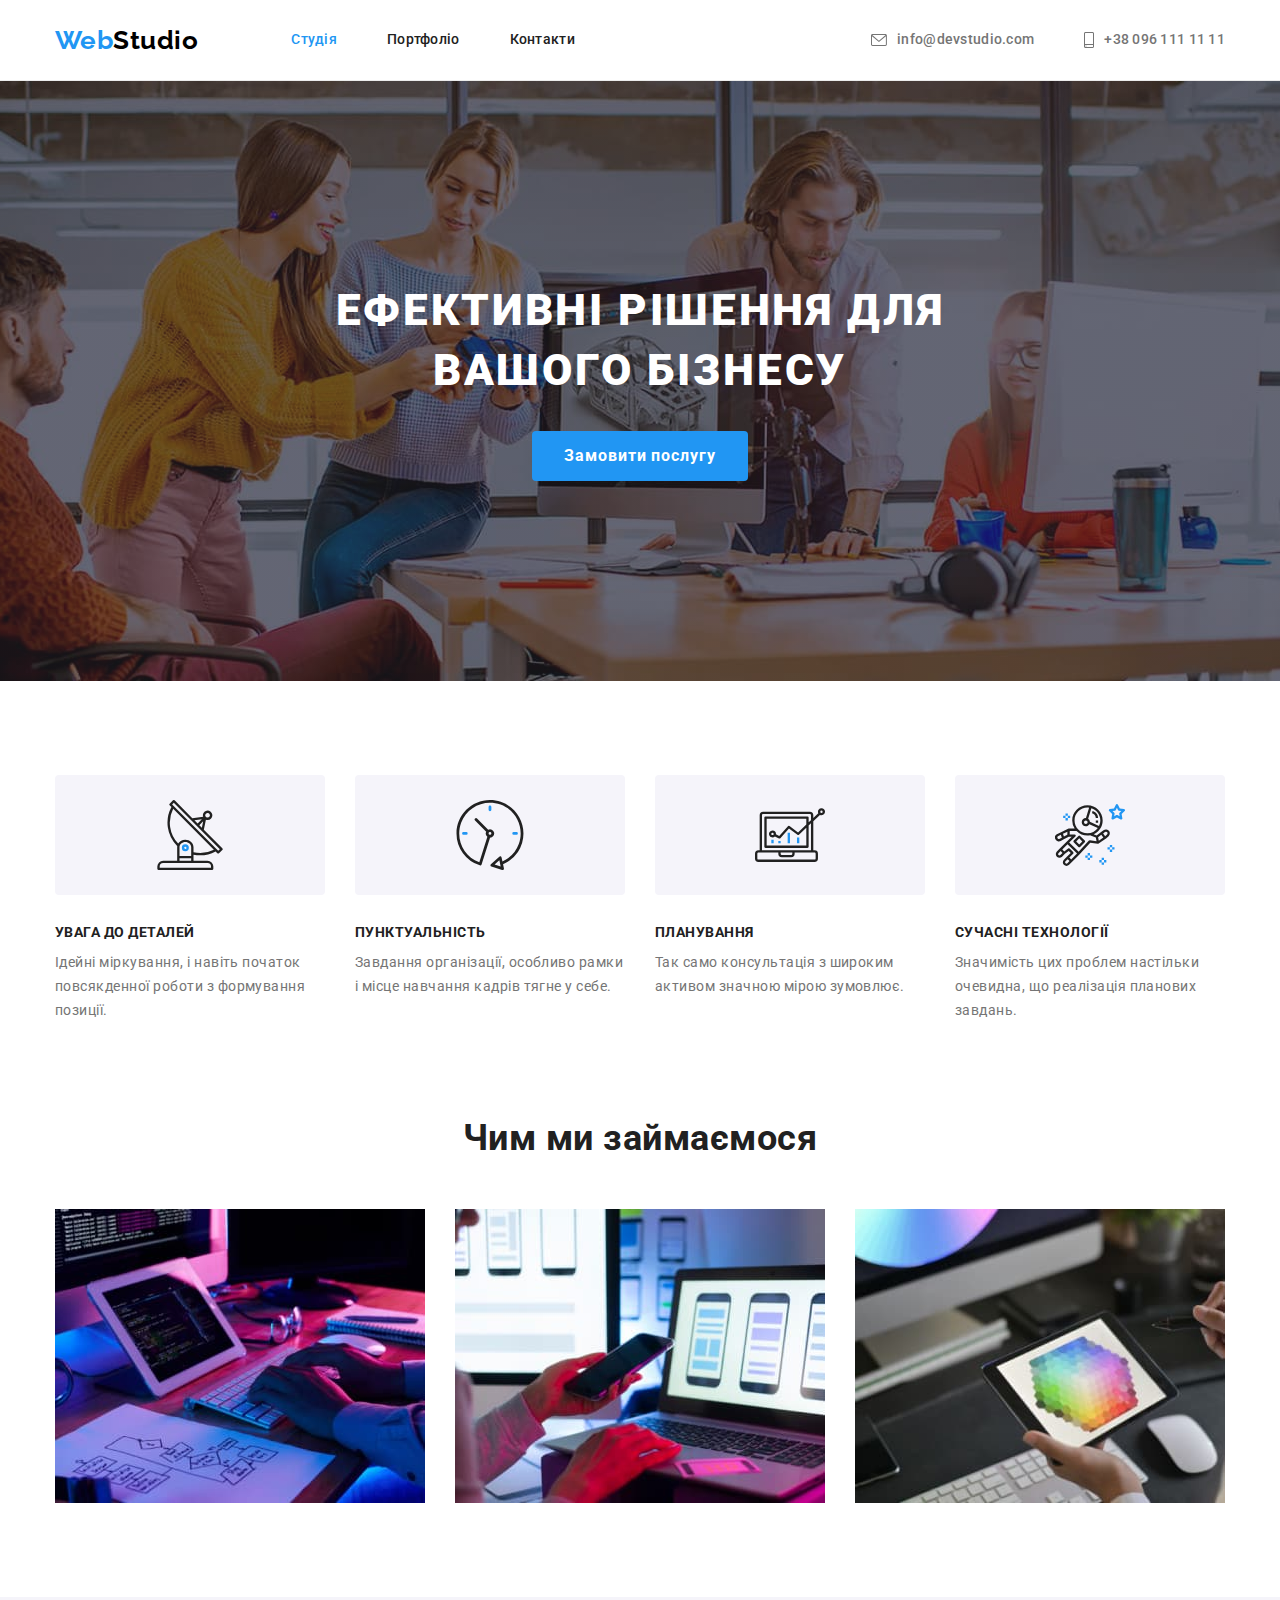
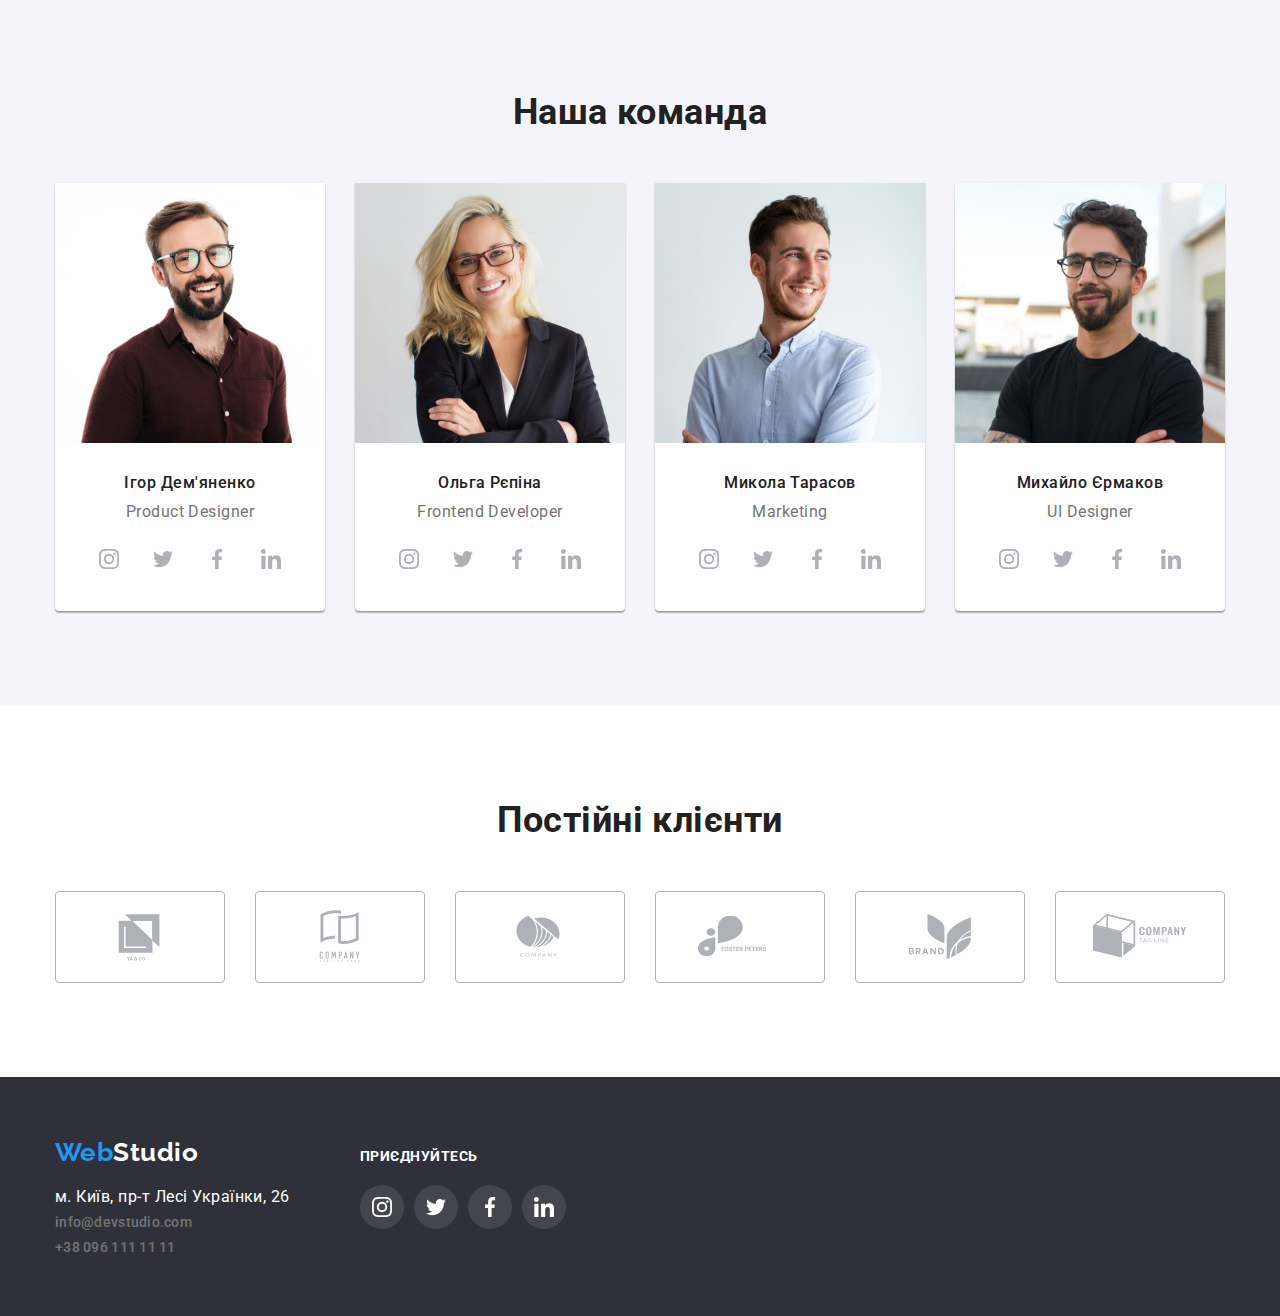
<file: index.html>
<!DOCTYPE html>
<html lang="uk">
  <head>
    <meta charset="UTF-8" />
    <meta http-equiv="X-UA-Compatible" content="IE=edge" />
    <meta name="viewport" content="width=device-width, initial-scale=1.0" />
    <title>WebStudio</title>
    <link
      href="https://fonts.googleapis.com/css2?family=Raleway:wght@700&family=Roboto:wght@400;500;700;900&display=swap"
      rel="stylesheet"
    />
    <link
      rel="stylesheet"
      href="https://cdnjs.cloudflare.com/ajax/libs/modern-normalize/1.1.0/modern-normalize.min.css"
    />
    <link rel="stylesheet" href="./css/styles.css" />
  </head>
  <body>
    <!-- CAP -->
    <header class="header">
      <div class="conteiner content-header">
        <nav class="main-nav">
          <a class="logo" href="./" lang="en"><span class="logo-web">Web</span>Studio</a>
          <ul class="nav-list list">
            <li class="nav-item">
              <a class="nav-link current" href="./index.html">Студія</a>
            </li>
            <li class="nav-item">
              <a class="nav-link" href="./portfolio.html">Портфоліо</a>
            </li>
            <li class="nav-item"><a class="nav-link" href="#">Контакти</a></li>
          </ul>
        </nav>
        <ul class="contacts-list list">
          <li class="contact-item">
            <a class="contacts-link" href="mailto:info@devstudio.com">
              <svg class="contacts-icon" width="16" height="12">
                <use href="./images/icons.svg#icon-email"></use>
              </svg>
              <span>info@devstudio.com</span></a
            >
          </li>
          <li class="contact-item">
            <a class="contacts-link" href="tel:+380961111111">
              <svg class="contacts-icon" width="10" height="16">
                <use href="./images/icons.svg#icon-smartphone"></use>
              </svg>
              <span>+38 096 111 11 11</span></a
            >
          </li>
        </ul>
      </div>
    </header>
    <!-- HERO -->
    <main>
      <section class="section hero">
        <div class="conteiner">
          <h1 class="hero-title">
            ЕФЕКТИВНІ РІШЕННЯ ДЛЯ <br />
            ВАШОГО БІЗНЕСУ
          </h1>
          <button type="button" class="button">Замовити послугу</button>
        </div>
      </section>
      <!-- FEATURES -->
      <section class="section">
        <div class="conteiner">
          <!-- заголовок візуально прихований за допомогою css -->
          <h2 class="visually-hidden">Особливості</h2>
          <ul class="features-list list">
            <li class="features-item">
              <div class="features-stone">
                <svg class="features-icon" width="70" height="70">
                  <use href="./images/icons.svg#icon-antenna"></use>
                </svg>
              </div>
              <h3 class="features-title">УВАГА ДО ДЕТАЛЕЙ</h3>
              <p class="features-text">
                Ідейні міркування, і навіть початок повсякденної роботи з формування позиції.
              </p>
            </li>
            <li class="features-item">
              <div class="features-stone">
                <svg class="features-icon" width="70" height="70">
                  <use href="./images/icons.svg#icon-clock"></use>
                </svg>
              </div>
              <h3 class="features-title">ПУНКТУАЛЬНІСТЬ</h3>
              <p class="features-text">
                Завдання організації, особливо рамки і місце навчання кадрів тягне у себе.
              </p>
            </li>
            <li class="features-item">
              <div class="features-stone">
                <svg class="features-icon" width="70" height="70">
                  <use href="./images/icons.svg#icon-diagrame"></use>
                </svg>
              </div>
              <h3 class="features-title">ПЛАНУВАННЯ</h3>
              <p class="features-text">
                Так само консультація з широким активом значною мірою зумовлює.
              </p>
            </li>
            <li class="features-item">
              <div class="features-stone">
                <svg class="features-icon" width="70" height="70">
                  <use href="./images/icons.svg#icon-astronaut"></use>
                </svg>
              </div>
              <h3 class="features-title">СУЧАСНІ ТЕХНОЛОГІЇ</h3>
              <p class="features-text">
                Значимість цих проблем настільки очевидна, що реалізація планових завдань.
              </p>
            </li>
          </ul>
        </div>
      </section>
      <!-- SERVICES -->
      <section class="section no-padding">
        <div class="conteiner">
          <h2 class="section-title">Чим ми займаємося</h2>
          <ul class="services-list list">
            <li class="services-item">
              <img src="./images/box-1.jpg" alt="Розробка десктопних додатків" width="370" />
            </li>
            <li class="services-item">
              <img src="./images/box-2.jpg" alt="Розробка мобільних додатків" width="370" />
            </li>
            <li class="services-item">
              <img src="./images/box-3.jpg" alt="Дизайнерські рішення" width="370" />
            </li>
          </ul>
        </div>
      </section>
      <!-- TEAM -->
      <section class="section team">
        <div class="conteiner">
          <h2 class="section-title">Наша команда</h2>
          <ul class="team-list list">
            <li class="team-item">
              <img src="./images/img-1.jpg" alt="Фахівець команди 1" width="270" />
              <div class="team-content">
                <h3 class="team-title">Ігор Дем'яненко</h3>
                <p class="team-text" lang="en">Product Designer</p>
                <ul class="icons-list list">
                  <li class="icon-item">
                    <a
                      href="#"
                      class="icon-link"
                      target="_blank"
                      rel="noopener noreferrer nofollow"
                    >
                      <svg class="icon" width="20" height="20">
                        <use href="./images/icons.svg#icon-instagram"></use>
                      </svg>
                    </a>
                  </li>
                  <li class="icon-item">
                    <a
                      href="#"
                      class="icon-link"
                      target="_blank"
                      rel="noopener noreferrer nofollow"
                    >
                      <svg class="icon" width="20" height="20">
                        <use href="./images/icons.svg#icon-twitter"></use>
                      </svg>
                    </a>
                  </li>
                  <li class="icon-item">
                    <a
                      href="#"
                      class="icon-link"
                      target="_blank"
                      rel="noopener noreferrer nofollow"
                    >
                      <svg class="icon" width="20" height="20">
                        <use href="./images/icons.svg#icon-facebook"></use>
                      </svg>
                    </a>
                  </li>
                  <li class="icon-item">
                    <a
                      href="#"
                      class="icon-link"
                      target="_blank"
                      rel="noopener noreferrer nofollow"
                    >
                      <svg class="icon" width="20" height="20">
                        <use href="./images/icons.svg#icon-linkedin"></use>
                      </svg>
                    </a>
                  </li>
                </ul>
              </div>
            </li>

            <li class="team-item">
              <img src="./images/img-2.jpg" alt="Фахівець команди 2" width="270" />
              <div class="team-content">
                <h3 class="team-title">Ольга Рєпіна</h3>
                <p class="team-text" lang="en">Frontend Developer</p>
                <ul class="icons-list list">
                  <li class="icon-item">
                    <a
                      href="#"
                      class="icon-link"
                      target="_blank"
                      rel="noopener noreferrer nofollow"
                    >
                      <svg class="icon" width="20" height="20">
                        <use href="./images/icons.svg#icon-instagram"></use>
                      </svg>
                    </a>
                  </li>
                  <li class="icon-item">
                    <a
                      href="#"
                      class="icon-link"
                      target="_blank"
                      rel="noopener noreferrer nofollow"
                    >
                      <svg class="icon" width="20" height="20">
                        <use href="./images/icons.svg#icon-twitter"></use>
                      </svg>
                    </a>
                  </li>
                  <li class="icon-item">
                    <a
                      href="#"
                      class="icon-link"
                      target="_blank"
                      rel="noopener noreferrer nofollow"
                    >
                      <svg class="icon" width="20" height="20">
                        <use href="./images/icons.svg#icon-facebook"></use>
                      </svg>
                    </a>
                  </li>
                  <li class="icon-item">
                    <a
                      href="#"
                      class="icon-link"
                      target="_blank"
                      rel="noopener noreferrer nofollow"
                    >
                      <svg class="icon" width="20" height="20">
                        <use href="./images/icons.svg#icon-linkedin"></use>
                      </svg>
                    </a>
                  </li>
                </ul>
              </div>
            </li>

            <li class="team-item">
              <img src="./images/img-3.jpg" alt="Фахівець команди 3" width="270" />
              <div class="team-content">
                <h3 class="team-title">Микола Тарасов</h3>
                <p class="team-text" lang="en">Marketing</p>
                <ul class="icons-list list">
                  <li class="icon-item">
                    <a
                      href="#"
                      class="icon-link"
                      target="_blank"
                      rel="noopener noreferrer nofollow"
                    >
                      <svg class="icon" width="20" height="20">
                        <use href="./images/icons.svg#icon-instagram"></use>
                      </svg>
                    </a>
                  </li>
                  <li class="icon-item">
                    <a
                      href="#"
                      class="icon-link"
                      target="_blank"
                      rel="noopener noreferrer nofollow"
                    >
                      <svg class="icon" width="20" height="20">
                        <use href="./images/icons.svg#icon-twitter"></use>
                      </svg>
                    </a>
                  </li>
                  <li class="icon-item">
                    <a
                      href="#"
                      class="icon-link"
                      target="_blank"
                      rel="noopener noreferrer nofollow"
                    >
                      <svg class="icon" width="20" height="20">
                        <use href="./images/icons.svg#icon-facebook"></use>
                      </svg>
                    </a>
                  </li>
                  <li class="icon-item">
                    <a
                      href="#"
                      class="icon-link"
                      target="_blank"
                      rel="noopener noreferrer nofollow"
                    >
                      <svg class="icon" width="20" height="20">
                        <use href="./images/icons.svg#icon-linkedin"></use>
                      </svg>
                    </a>
                  </li>
                </ul>
              </div>
            </li>

            <li class="team-item">
              <img src="./images/img-4.jpg" alt="Фахівець команди 4" width="270" />
              <div class="team-content">
                <h3 class="team-title">Михайло Єрмаков</h3>
                <p class="team-text" lang="en">UI Designer</p>
                <ul class="icons-list list">
                  <li class="icon-item">
                    <a
                      href="#"
                      class="icon-link"
                      target="_blank"
                      rel="noopener noreferrer nofollow"
                    >
                      <svg class="icon" width="20" height="20">
                        <use href="./images/icons.svg#icon-instagram"></use>
                      </svg>
                    </a>
                  </li>
                  <li class="icon-item">
                    <a
                      href="#"
                      class="icon-link"
                      target="_blank"
                      rel="noopener noreferrer nofollow"
                    >
                      <svg class="icon" width="20" height="20">
                        <use href="./images/icons.svg#icon-twitter"></use>
                      </svg>
                    </a>
                  </li>
                  <li class="icon-item">
                    <a
                      href="#"
                      class="icon-link"
                      target="_blank"
                      rel="noopener noreferrer nofollow"
                    >
                      <svg class="icon" width="20" height="20">
                        <use href="./images/icons.svg#icon-facebook"></use>
                      </svg>
                    </a>
                  </li>
                  <li class="icon-item">
                    <a
                      href="#"
                      class="icon-link"
                      target="_blank"
                      rel="noopener noreferrer nofollow"
                    >
                      <svg class="icon" width="20" height="20">
                        <use href="./images/icons.svg#icon-linkedin"></use>
                      </svg>
                    </a>
                  </li>
                </ul>
              </div>
            </li>
          </ul>
        </div>
      </section>
      <!-- CLIENTS -->
      <section class="section">
        <div class="conteiner">
          <h2 class="section-title">Постійні клієнти</h2>
          <ul class="clients-list list">
            <li class="clients-item">
              <a href="#" class="clients-icon" target="_blank" rel="noopener noreferrer nofollow">
                <svg class="icon" width="106" height="60">
                  <use href="./images/icons.svg#icon-logo-yaco"></use>
                </svg>
              </a>
            </li>
            <li class="clients-item">
              <a href="#" class="clients-icon" target="_blank" rel="noopener noreferrer nofollow">
                <svg class="icon" width="106" height="60">
                  <use href="./images/icons.svg#icon-logo-tagline"></use>
                </svg>
              </a>
            </li>
            <li class="clients-item">
              <a href="#" class="clients-icon" target="_blank" rel="noopener noreferrer nofollow">
                <svg class="icon" width="106" height="60">
                  <use href="./images/icons.svg#icon-logo-company"></use>
                </svg>
              </a>
            </li>
            <li class="clients-item">
              <a href="#" class="clients-icon" target="_blank" rel="noopener noreferrer nofollow">
                <svg class="icon" width="106" height="60">
                  <use href="./images/icons.svg#icon-logo-foster"></use>
                </svg>
              </a>
            </li>
            <li class="clients-item">
              <a href="#" class="clients-icon" target="_blank" rel="noopener noreferrer nofollow">
                <svg class="icon" width="106" height="60">
                  <use href="./images/icons.svg#icon-logo-brand"></use>
                </svg>
              </a>
            </li>
            <li class="clients-item">
              <a href="#" class="clients-icon" target="_blank" rel="noopener noreferrer nofollow">
                <svg class="icon" width="106" height="60">
                  <use href="./images/icons.svg#icon-logo-tag"></use>
                </svg>
              </a>
            </li>
          </ul>
        </div>
      </section>
    </main>
    <!-- BASEMENT -->
    <footer class="footer">
      <div class="conteiner">
        <div class="address-conteiner">
          <a class="logo" href="./" lang="en"><span class="logo-web">Web</span>Studio</a>
          <address class="footer-address">
            <ul class="address-list list">
              <li class="address-item">
                <a
                  class="address-logo"
                  href="https://goo.gl/maps/8SpiSnEE1Zgthn1p6"
                  target="_blank"
                  rel="noopener noreferrer nofollow"
                  >м. Київ, пр-т Лесі Українки, 26</a
                >
              </li>
              <li class="address-item">
                <a class="contacts-link" href="mailto:info@devstudio.com">info@devstudio.com</a>
              </li>
              <li class="address-item">
                <a class="contacts-link" href="tel:+380961111111">+38 096 111 11 11</a>
              </li>
            </ul>
          </address>
        </div>
        <div class="social-conteiner">
          <p class="social-title">приєднуйтесь</p>
          <ul class="social-list list">
            <li class="social-item">
              <a href="#" class="social-icon" target="_blank" rel="noopener noreferrer nofollow">
                <svg class="icon" width="20" height="20">
                  <use href="./images/icons.svg#icon-instagram"></use>
                </svg>
              </a>
            </li>
            <li class="social-item">
              <a href="#" class="social-icon" target="_blank" rel="noopener noreferrer nofollow">
                <svg class="icon" width="20" height="20">
                  <use href="./images/icons.svg#icon-twitter"></use>
                </svg>
              </a>
            </li>
            <li class="social-item">
              <a href="#" class="social-icon" target="_blank" rel="noopener noreferrer nofollow">
                <svg class="icon" width="20" height="20">
                  <use href="./images/icons.svg#icon-facebook"></use>
                </svg>
              </a>
            </li>
            <li class="social-item">
              <a href="#" class="social-icon" target="_blank" rel="noopener noreferrer nofollow">
                <svg class="icon" width="20" height="20">
                  <use href="./images/icons.svg#icon-linkedin"></use>
                </svg>
              </a>
            </li>
          </ul>
        </div>
      </div>
    </footer>
  </body>
</html>
</file>
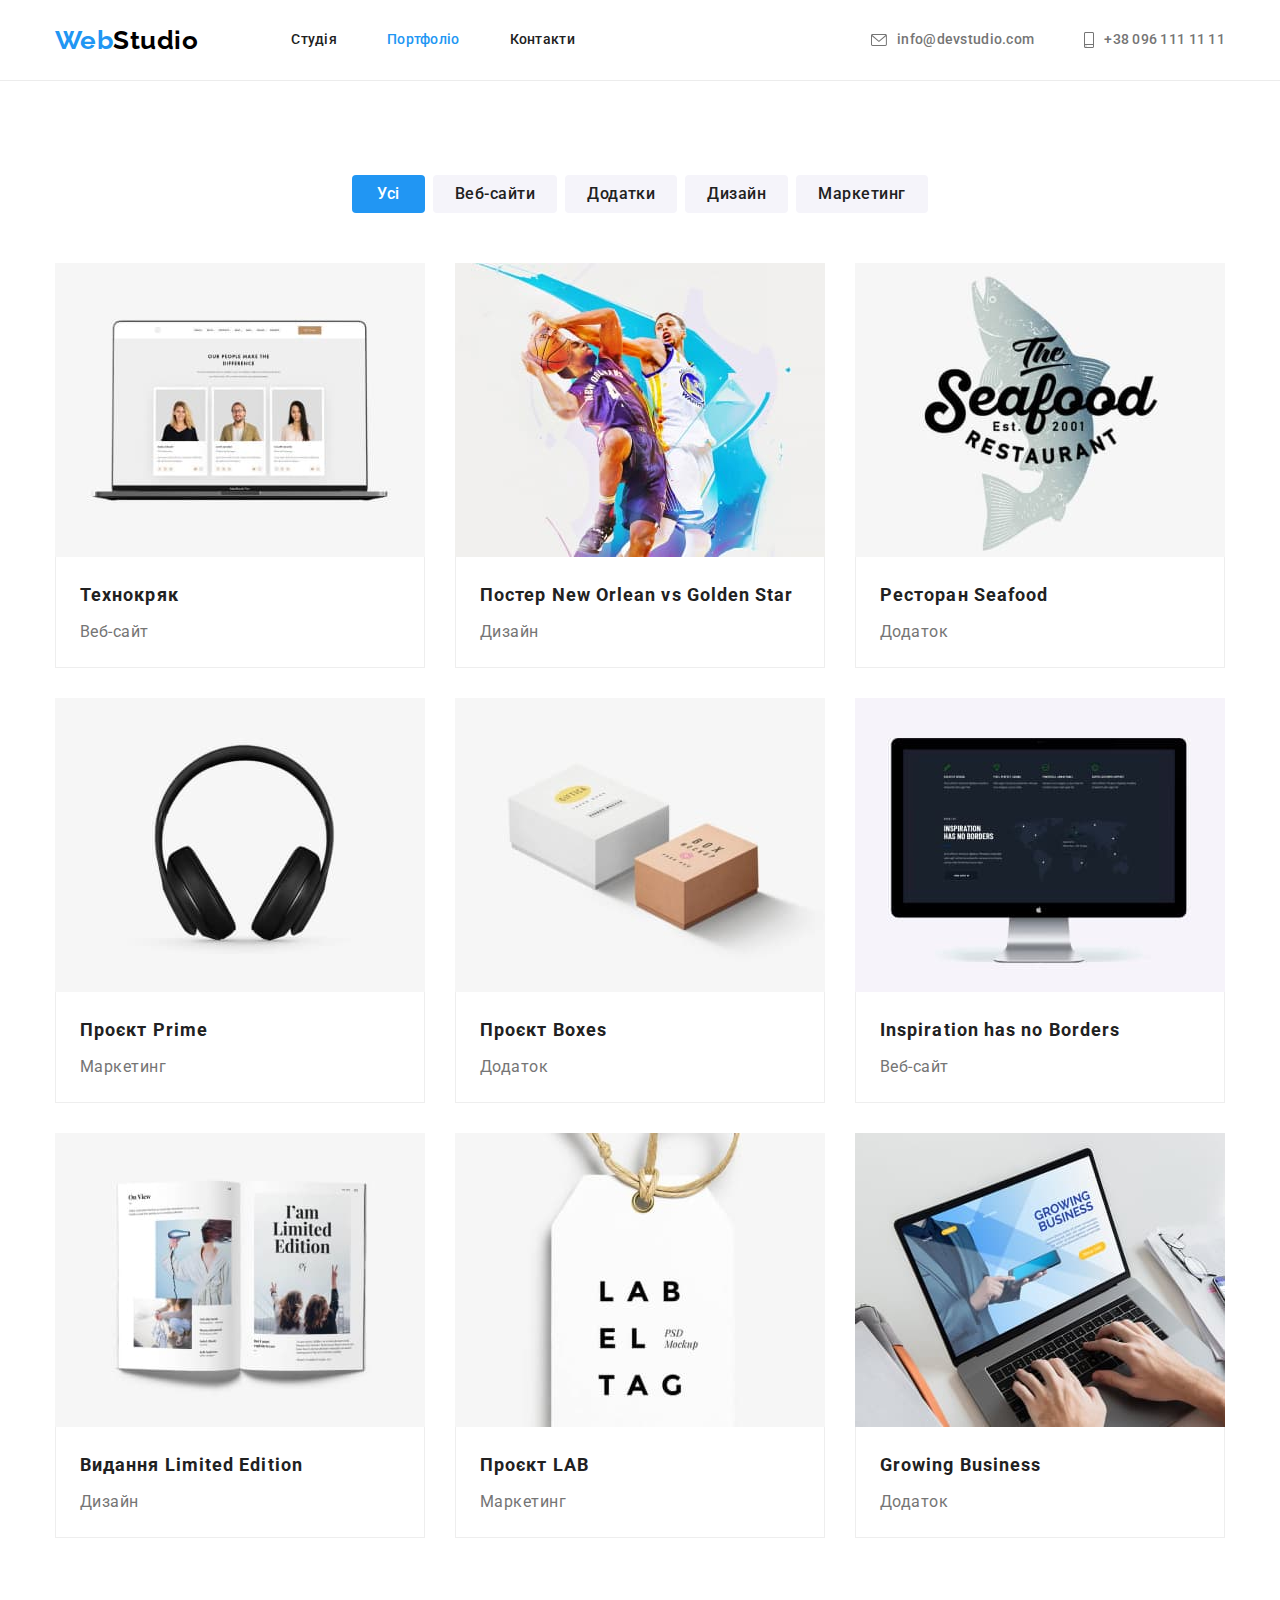
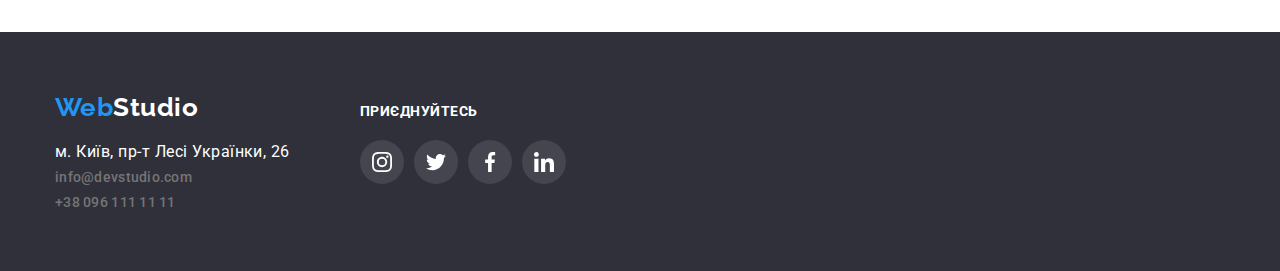
<file: portfolio.html>
<!DOCTYPE html>
<html lang="uk">
  <head>
    <meta charset="UTF-8" />
    <meta http-equiv="X-UA-Compatible" content="IE=edge" />
    <meta name="viewport" content="width=device-width, initial-scale=1.0" />
    <title>WebStudio</title>
    <link
      href="https://fonts.googleapis.com/css2?family=Raleway:wght@700&family=Roboto:wght@400;500;700;900&display=swap"
      rel="stylesheet"
    />
    <link
      rel="stylesheet"
      href="https://cdnjs.cloudflare.com/ajax/libs/modern-normalize/1.1.0/modern-normalize.min.css"
    />
    <link rel="stylesheet" href="./css/styles.css" />
  </head>
  <body>
    <!-- CAP -->
    <header class="header">
      <div class="conteiner content-header">
        <nav class="main-nav">
          <a class="logo" href="./" lang="en"><span class="logo-web">Web</span>Studio</a>
          <ul class="nav-list list">
            <li class="nav-item">
              <a class="nav-link" href="./index.html">Студія</a>
            </li>
            <li class="nav-item">
              <a class="nav-link current" href="./portfolio.html">Портфоліо</a>
            </li>
            <li class="nav-item"><a class="nav-link" href="#">Контакти</a></li>
          </ul>
        </nav>
        <ul class="contacts-list list">
          <li class="contact-item">
            <a class="contacts-link" href="mailto:info@devstudio.com">
              <svg class="contacts-icon" width="16" height="12">
                <use href="./images/icons.svg#icon-email"></use>
              </svg>
              <span>info@devstudio.com</span></a
            >
          </li>
          <li class="contact-item">
            <a class="contacts-link" href="tel:+380961111111">
              <svg class="contacts-icon" width="10" height="16">
                <use href="./images/icons.svg#icon-smartphone"></use>
              </svg>
              <span>+38 096 111 11 11</span></a
            >
          </li>
        </ul>
      </div>
    </header>
    <!-- FILTER-HERO -->
    <main>
      <section class="section">
        <div class="conteiner">
          <!-- заголовок візуально прихований за допомогою css -->
          <h1 class="visually-hidden">Портфоліо наших робіт</h1>
          <ul class="filter-list list">
            <li class="filter-item">
              <button class="filter-btn current" type="button">Усі</button>
            </li>
            <li class="filter-item"><button class="filter-btn" type="button">Веб-сайти</button></li>
            <li class="filter-item"><button class="filter-btn" type="button">Додатки</button></li>
            <li class="filter-item"><button class="filter-btn" type="button">Дизайн</button></li>
            <li class="filter-item"><button class="filter-btn" type="button">Маркетинг</button></li>
          </ul>
          <!-- PROJECTS -->
          <ul class="projects-set list">
            <li class="project-list">
              <a class="project-link" href="#" target="_blank" rel="noopener noreferrer nofollow">
                <img src="./images/project1.jpg" alt="Веб-сайт Технокряк" width="370" />
                <div class="project-content">
                  <h2 class="project-title">Технокряк</h2>
                  <p class="project-text">Веб-сайт</p>
                </div>
              </a>
            </li>

            <li class="project-list">
              <a class="project-link" href="#" target="_blank" rel="noopener noreferrer nofollow">
                <img
                  src="./images/project2.jpg"
                  alt="Постер New Orlean vs Golden Star"
                  width="370"
                />
                <div class="project-content">
                  <h2 class="project-title" lang="en">Постер New Orlean vs Golden Star</h2>
                  <p class="project-text">Дизайн</p>
                </div>
              </a>
            </li>

            <li class="project-list">
              <a class="project-link" href="#" target="_blank" rel="noopener noreferrer nofollow">
                <img src="./images/project3.jpg" alt="Додаток ресторану Seafood" width="370" />
                <div class="project-content">
                  <h2 class="project-title">Ресторан Seafood</h2>
                  <p class="project-text">Додаток</p>
                </div>
              </a>
            </li>

            <li class="project-list">
              <a class="project-link" href="#" target="_blank" rel="noopener noreferrer nofollow">
                <img src="./images/project4.jpg" alt="Маркетинговий проект Prime" width="370" />
                <div class="project-content">
                  <h2 class="project-title">Проєкт Prime</h2>
                  <p class="project-text">Маркетинг</p>
                </div>
              </a>
            </li>

            <li class="project-list">
              <a class="project-link" href="#" target="_blank" rel="noopener noreferrer nofollow">
                <img src="./images/project5.jpg" alt="Проєкт додатку Boxes" width="370" />
                <div class="project-content">
                  <h2 class="project-title">Проєкт Boxes</h2>
                  <p class="project-text">Додаток</p>
                </div>
              </a>
            </li>

            <li class="project-list">
              <a class="project-link" href="#" target="_blank" rel="noopener noreferrer nofollow">
                <img
                  src="./images/project6.jpg"
                  alt="Веб-сайт Inspiration has no Borders"
                  width="370"
                />
                <div class="project-content">
                  <h2 class="project-title" lang="en">Inspiration has no Borders</h2>
                  <p class="project-text">Веб-сайт</p>
                </div>
              </a>
            </li>

            <li class="project-list">
              <a class="project-link" href="#" target="_blank" rel="noopener noreferrer nofollow">
                <img
                  src="./images/project7.jpg"
                  alt="Дизайнерське видання Limited Edition"
                  width="370"
                />
                <div class="project-content">
                  <h2 class="project-title" lang="en">Видання Limited Edition</h2>
                  <p class="project-text">Дизайн</p>
                </div>
              </a>
            </li>

            <li class="project-list">
              <a class="project-link" href="#" target="_blank" rel="noopener noreferrer nofollow">
                <img src="./images/project8.jpg" alt="Маркетинговий проект LAB" width="370" />
                <div class="project-content">
                  <h2 class="project-title">Проєкт LAB</h2>
                  <p class="project-text">Маркетинг</p>
                </div>
              </a>
            </li>

            <li class="project-list">
              <a class="project-link" href="#" target="_blank" rel="noopener noreferrer nofollow">
                <img src="./images/project9.jpg" alt="Додаток Growing Business" width="370" />
                <div class="project-content">
                  <h2 class="project-title" lang="en">Growing Business</h2>
                  <p class="project-text">Додаток</p>
                </div>
              </a>
            </li>
          </ul>
        </div>
      </section>
    </main>
    <!-- BASEMENT -->
    <footer class="footer">
      <div class="conteiner">
        <div class="address-conteiner">
          <a class="logo" href="./" lang="en"><span class="logo-web">Web</span>Studio</a>
          <address class="footer-address">
            <ul class="address-list list">
              <li class="address-item">
                <a
                  class="address-logo"
                  href="https://goo.gl/maps/8SpiSnEE1Zgthn1p6"
                  target="_blank"
                  rel="noopener noreferrer nofollow"
                  >м. Київ, пр-т Лесі Українки, 26</a
                >
              </li>
              <li class="address-item">
                <a class="contacts-link" href="mailto:info@devstudio.com">info@devstudio.com</a>
              </li>
              <li class="address-item">
                <a class="contacts-link" href="tel:+380961111111">+38 096 111 11 11</a>
              </li>
            </ul>
          </address>
        </div>
        <div class="social-conteiner">
          <p class="social-title">приєднуйтесь</p>
          <ul class="social-list list">
            <li class="social-item">
              <a href="#" class="social-icon" target="_blank" rel="noopener noreferrer nofollow">
                <svg class="icon" width="20" height="20">
                  <use href="./images/icons.svg#icon-instagram"></use>
                </svg>
              </a>
            </li>
            <li class="social-item">
              <a href="#" class="social-icon" target="_blank" rel="noopener noreferrer nofollow">
                <svg class="icon" width="20" height="20">
                  <use href="./images/icons.svg#icon-twitter"></use>
                </svg>
              </a>
            </li>
            <li class="social-item">
              <a href="#" class="social-icon" target="_blank" rel="noopener noreferrer nofollow">
                <svg class="icon" width="20" height="20">
                  <use href="./images/icons.svg#icon-facebook"></use>
                </svg>
              </a>
            </li>
            <li class="social-item">
              <a href="#" class="social-icon" target="_blank" rel="noopener noreferrer nofollow">
                <svg class="icon" width="20" height="20">
                  <use href="./images/icons.svg#icon-linkedin"></use>
                </svg>
              </a>
            </li>
          </ul>
        </div>
      </div>
    </footer>
  </body>
</html>
</file>
<file: css/styles.css>
/* для тегу <h1> color: #FFFFFF;
   для тегу <h2; h3> color: #212121;
   для тегу <p> color: #757575;
   для :hover color: #2196F3;
   додатковий фон background-color: #F5F4FA;
   фон для <footer> background-color: #2F303A;
*/

:root {
  --title-color: #212121;
  --text-color: #757575;
  --hover-accent-color: #2196f3;
  --hover-second-color: #188ce8;
  --primary-white-color: #ffffff;
  --background-second-color: #f5f4fa;
  --hero-footer-bgc: #2f303a;
  --icons-color: #afb1b8;
  --card-set-gap: 30px;
}

body {
  background-color: #ffffff;
  color: var(--title-color);

  font-family: 'Roboto', sans-serif;
  letter-spacing: 0.03em;
}

/* CAP */
.header {
  border-bottom: 1px solid #ececec;
}

.section {
  padding-top: 94px;
  padding-bottom: 94px;
}

.no-padding {
  padding-top: 0;
}

.conteiner {
  margin-left: auto;
  margin-right: auto;
  width: 1200px;
  padding: 0 15px;
}

/* властивість для <ul>, забираємо крапки */
.list {
  list-style: none;
  padding: 0;
  margin: 0;
}

.content-header {
  display: flex;
  align-items: center;
}

.main-nav {
  display: flex;
  align-items: center;
}

.logo {
  color: #000000;

  font-family: 'Raleway', sans-serif;
  font-weight: 700;
  font-size: 26px;
  line-height: 1.19;
  text-decoration: none;
}

.logo-web {
  color: var(--hover-accent-color);
}

.nav-list {
  display: flex;
  margin-left: 93px;
}

.nav-item:not(:last-child) {
  margin-right: 50px;
}

.nav-link {
  display: block;
  padding: 32px 0;

  color: var(--title-color);
  font-weight: 500;
  font-size: 14px;
  line-height: 1.14;
  letter-spacing: 0.02em;
  text-decoration: none;
}

.contacts-list {
  display: flex;
  margin-left: auto;
}

.contact-item:not(:last-child) {
  margin-right: 50px;
}

.contacts-link {
  color: var(--text-color);
  font-weight: 500;
  font-size: 14px;
  line-height: 1.14;
  letter-spacing: 0.02em;
  text-decoration: none;

  display: flex;
  align-items: center;
}

.contacts-icon {
  margin-right: 10px;
  fill: currentColor;
}

.nav-link:hover,
.nav-link:focus,
.contacts-link:hover,
.contacts-link:focus {
  color: var(--hover-accent-color);
}

.current {
  color: var(--hover-accent-color);
}

/* HERO */
.section.hero {
  padding-top: 200px;
  padding-bottom: 200px;
  margin: 0 auto;
  max-width: 1600px;
  height: 600px;
  background-image: linear-gradient(to right, rgba(47, 48, 58, 0.4), rgba(47, 48, 58, 0.4)),
    url(../images/bg-img.jpg);
  background-repeat: no-repeat;
  background-position: center;
  background-size: cover;
}

.hero {
  background-color: var(--hero-footer-bgc);
  text-align: center;
}

h1,
h2,
h3,
p {
  margin-top: 0;
  margin-bottom: 0;
}

img {
  display: block;
  min-width: 100%;
  height: auto;
}

.hero-title {
  color: var(--primary-white-color);
  font-style: 400;
  font-weight: 900;
  font-size: 44px;
  line-height: 1.36;
  letter-spacing: 0.06em;
  text-transform: uppercase;

  margin-bottom: 30px;
}

.button {
  background-color: var(--hover-accent-color);
  color: var(--primary-white-color);

  font-family: inherit;
  font-weight: 700;
  font-size: 16px;
  line-height: 1.88;
  letter-spacing: 0.06em;

  cursor: pointer;
  border-radius: 4px;
  padding: 10px 32px;
  border: none;
}

.button:hover,
.button:focus {
  background-color: var(--hover-second-color);
  color: var(--primary-white-color);
}

/* FEATURES */
/* властивість для прихованого заголовку */
.visually-hidden {
  position: absolute;
  white-space: nowrap;
  width: 1px;
  height: 1px;
  overflow: hidden;
  border: 0;
  padding: 0;
  clip: rect(0 0 0 0);
  clip-path: inset(50%);
  margin: -1px;
}

.features-list {
  display: flex;
}

.features-item {
  width: 270px;
}

.features-item:not(:last-child) {
  margin-right: var(--card-set-gap);
}

.features-stone {
  display: flex;
  align-items: center;
  justify-content: center;

  width: 100%;
  height: 120px;

  background-color: var(--background-second-color);
  border-radius: 4px;
  margin-bottom: var(--card-set-gap);
}

.features-title {
  font-weight: 700;
  font-size: 14px;
  line-height: 1.14;
  text-transform: uppercase;

  margin-bottom: 10px;
}

.features-text {
  color: var(--text-color);

  font-size: 14px;
  line-height: 1.71;
}

/* SERVICES */
.services-list {
  display: flex;
}

.services-item:not(:last-child) {
  margin-right: var(--card-set-gap);
}

.section-title {
  font-size: 36px;
  line-height: 1.17;
  text-align: center;

  margin-bottom: 50px;
}

/* TEAM */
.team {
  background-color: var(--background-second-color);
}

.team-list {
  display: flex;
  flex-wrap: wrap;
  margin-left: calc(-1 * var(--card-set-gap));
  margin-top: calc(-1 * var(--card-set-gap));
}

.team-item {
  background-color: var(--primary-white-color);

  box-shadow: 0px 1px 3px rgba(0, 0, 0, 0.12), 0px 1px 1px rgba(0, 0, 0, 0.14),
    0px 2px 1px rgba(0, 0, 0, 0.2);
  border-radius: 0px 0px 4px 4px;

  flex-basis: calc((100% / 4) - var(--card-set-gap));
  margin-left: var(--card-set-gap);
  margin-top: var(--card-set-gap);
}

/* .team-item:not(:last-child) {
  margin-right: var(--card-set-gap);
} */

.team-content {
  text-align: center;
  padding: 30px 0;
}

.team-title {
  font-weight: 500;
  font-size: 16px;
  line-height: 1.19;

  margin-bottom: 10px;
}

.team-text {
  color: var(--text-color);
  font-size: 16px;
  line-height: 1.19;
  margin-bottom: 16px;
}

.icons-list {
  display: flex;
  align-items: center;
  justify-content: center;
}

.icon-item {
  width: 44px;
  height: 44px;
}

.icon-item:not(:last-child) {
  margin-right: 10px;
}

.icon-link {
  color: var(--icons-color);

  display: flex;
  align-items: center;
  justify-content: center;

  width: 100%;
  height: 100%;
  border-radius: 50%;
}

.icon {
  fill: currentColor;
}

.icon-link:hover,
.icon-link:focus {
  background-color: var(--hover-accent-color);
  color: var(--primary-white-color);
}

/* CLIENTS */

.clients-list {
  display: flex;
  flex-wrap: wrap;

  margin-left: calc(-1 * var(--card-set-gap));
}

.clients-item {
  width: 170px;
  height: 92px;

  flex-basis: calc((100% / 6) - var(--card-set-gap));
  margin-left: var(--card-set-gap);
}

.clients-icon {
  color: var(--icons-color);

  display: flex;
  align-items: center;
  justify-content: center;

  width: 100%;
  height: 100%;
  border: 1px solid var(--icons-color);
  border-radius: 4px;
}

.clients-icon:hover,
.clients-icon:focus {
  border: 1px solid var(--hover-accent-color);
  color: var(--hover-accent-color);
}

/* BASEMENT */
.footer {
  background-color: var(--hero-footer-bgc);
  padding: 60px 0;
}

.footer .conteiner {
  display: flex;
  align-content: center;
  align-items: baseline;
}

.address-conteiner {
  display: flex;
  flex-direction: column;
  margin-right: 70px;
}

.footer .logo {
  color: var(--primary-white-color);
  margin-bottom: 20px;
}

.footer-address {
  font-style: normal;
}

.address-item:not(:last-child) {
  margin-bottom: 9px;
}

.address-logo {
  color: var(--primary-white-color);
  text-decoration: none;
  margin-bottom: 20px;
}

.address-logo:hover,
.address-logo:focus {
  color: var(--hover-accent-color);
}

.social-title {
  color: var(--primary-white-color);
  font-weight: 700;
  font-size: 14px;
  line-height: 1.14;
  text-transform: uppercase;

  margin-bottom: 20px;
}

.social-list {
  display: flex;
}

.social-item {
  width: 44px;
  height: 44px;
}

.social-item:not(:last-child) {
  margin-right: 10px;
}

.social-icon {
  color: var(--primary-white-color);
  background-color: rgba(255, 255, 255, 0.1);

  display: flex;
  align-items: center;
  justify-content: center;

  width: 100%;
  height: 100%;
  border-radius: 50%;
}

.social-icon:hover,
.social-icon:focus {
  background-color: var(--hover-accent-color);
}

/* ----------PORTFOLIO STYLES---------- */
/* FILTER */
.filter-list {
  display: flex;
  justify-content: center;
  margin-bottom: 50px;
}

.filter-item:not(:last-child) {
  margin-right: 8px;
}

.filter-btn {
  background-color: var(--background-second-color);
  color: var(--title-color);

  font-family: inherit;
  font-weight: 500;
  font-size: 16px;
  line-height: 1.62;
  letter-spacing: 0.03em;

  border-radius: 4px;
  border: none;
  cursor: pointer;

  padding: 6px 22px;
}

.filter-btn:hover,
.filter-btn:focus {
  background-color: var(--hover-accent-color);
  color: var(--primary-white-color);
  box-shadow: 0px 3px 1px rgba(0, 0, 0, 0.1), 0px 1px 2px rgba(0, 0, 0, 0.08),
    0px 2px 2px rgba(0, 0, 0, 0.12);
}

.filter-btn.current {
  background-color: var(--hover-accent-color);
  color: var(--primary-white-color);
  padding: 6px 25px;
}

/* PROJECTS */
.projects-set {
  display: flex;
  flex-wrap: wrap;

  margin-left: calc(-1 * var(--card-set-gap));
  margin-top: calc(-1 * var(--card-set-gap));
}

.project-list {
  flex-basis: calc((100% / 3) - var(--card-set-gap));
  margin-left: var(--card-set-gap);
  margin-top: var(--card-set-gap);
}

.project-link {
  text-decoration: none;
  display: block;
}

.project-link:hover,
.project-link:focus {
  box-shadow: 0px 1px 1px rgba(0, 0, 0, 0.12), 0px 4px 4px rgba(0, 0, 0, 0.06),
    1px 4px 6px rgba(0, 0, 0, 0.16);
}

.project-content {
  padding-left: 24px;
  padding-top: 20px;
  padding-bottom: 20px;
  border: 1px solid #eeeeee;
  border-top: none;
}

.project-title {
  color: var(--title-color);

  font-size: 18px;
  line-height: 2;
  letter-spacing: 0.06em;

  margin-bottom: 4px;
}

.project-text {
  color: var(--text-color);

  font-size: 16px;
  line-height: 1.88;
}
</file>
